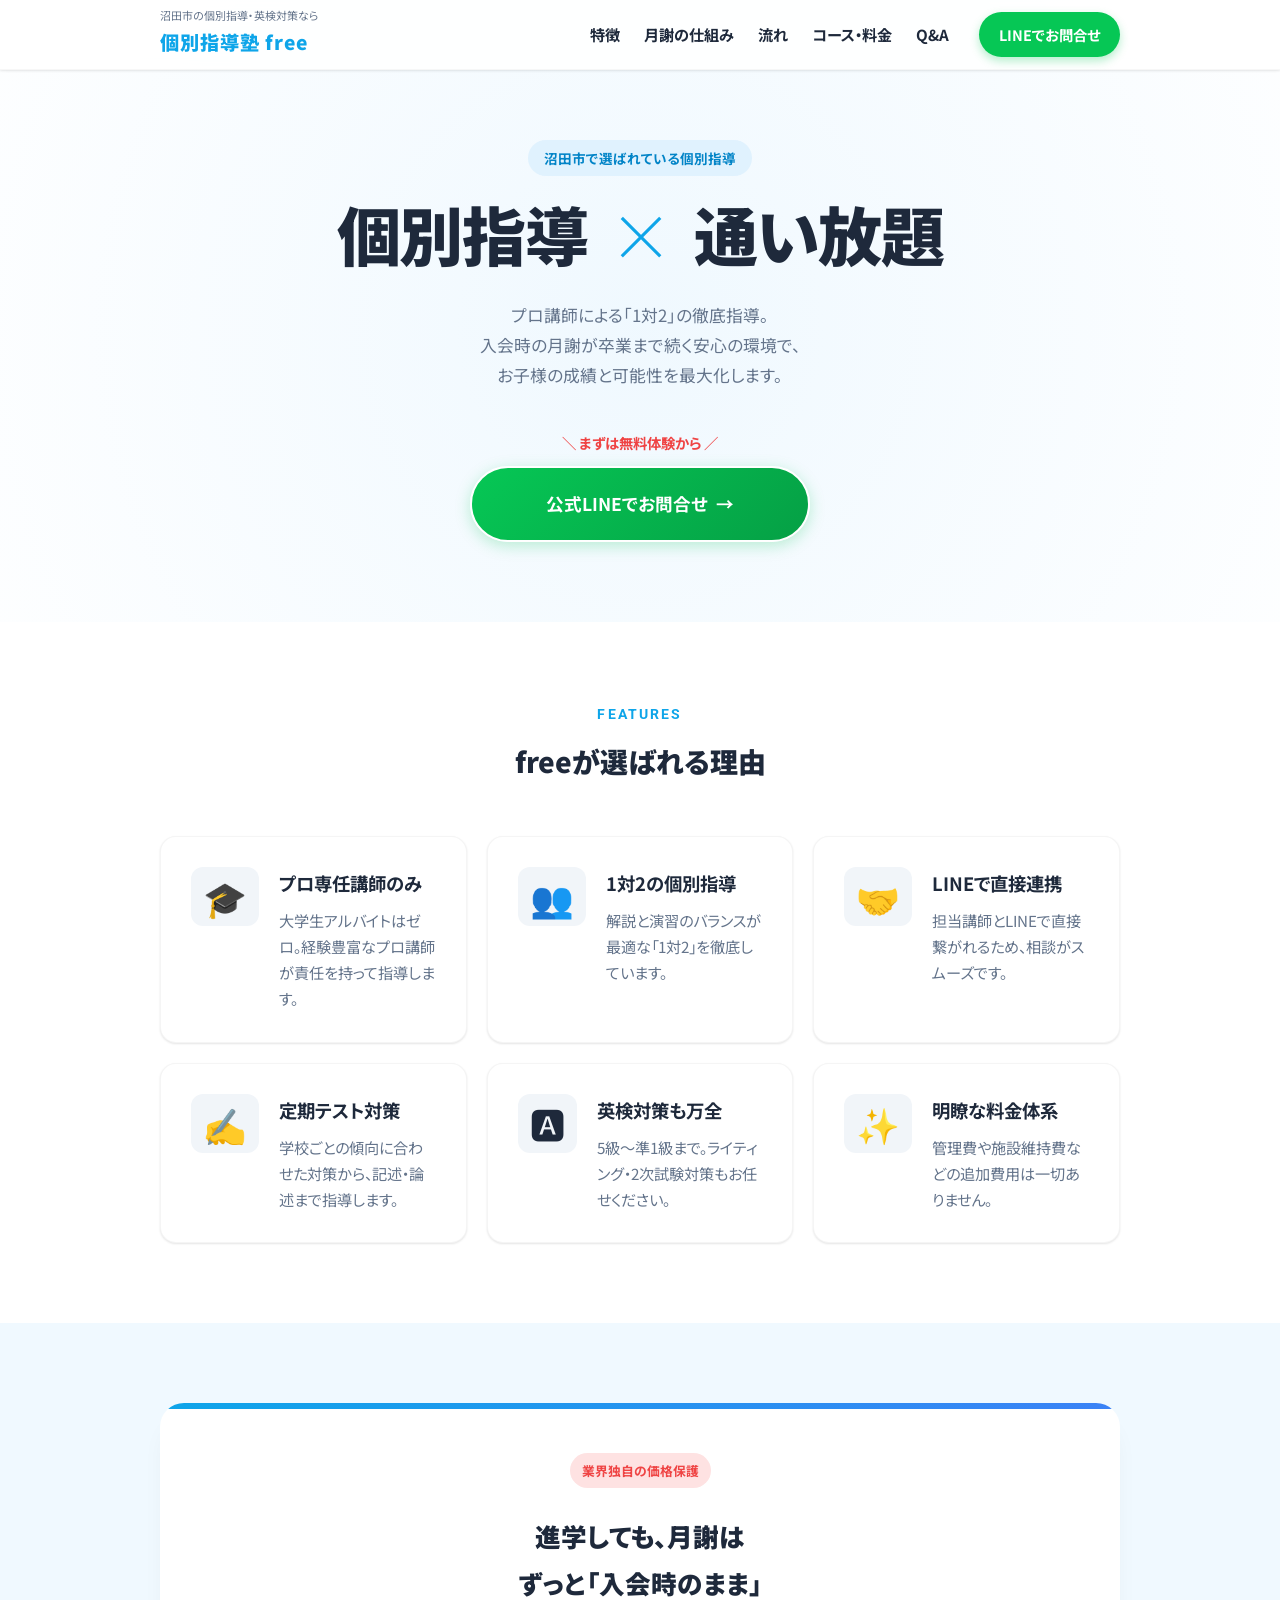
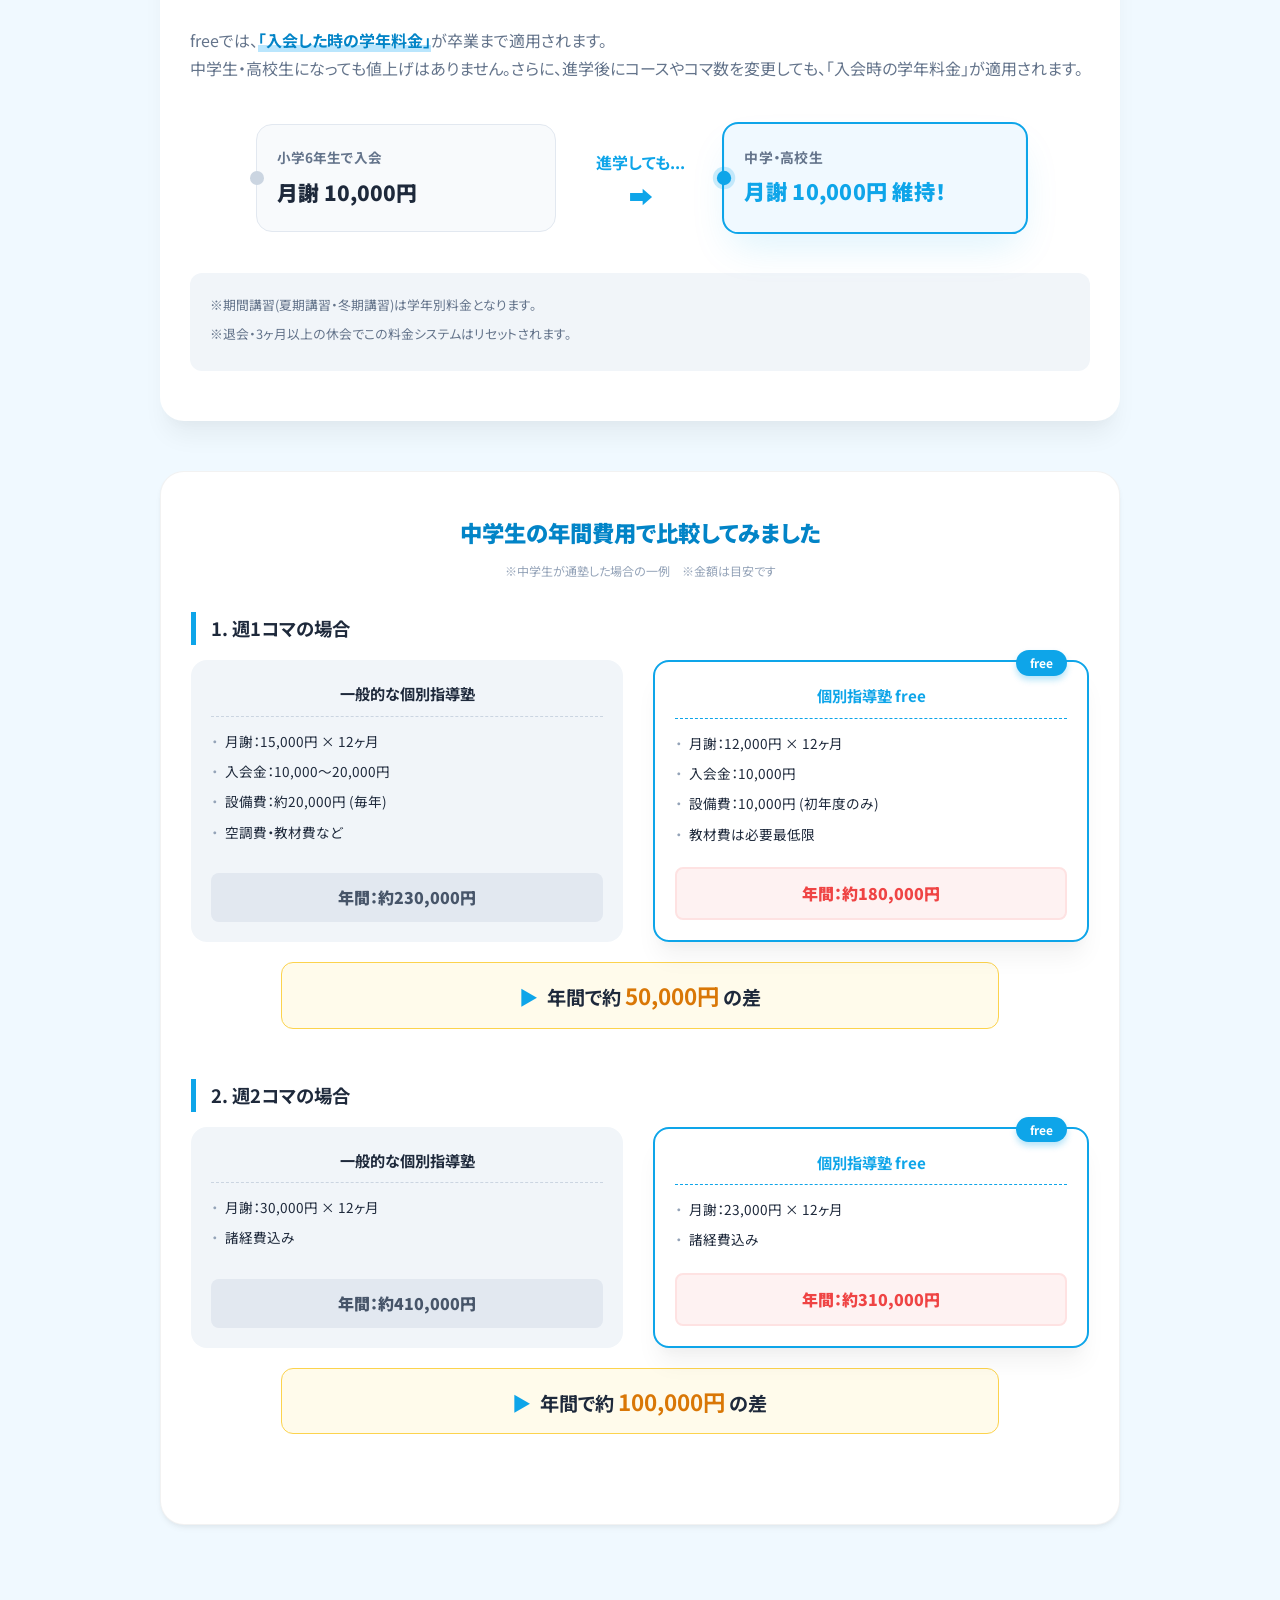
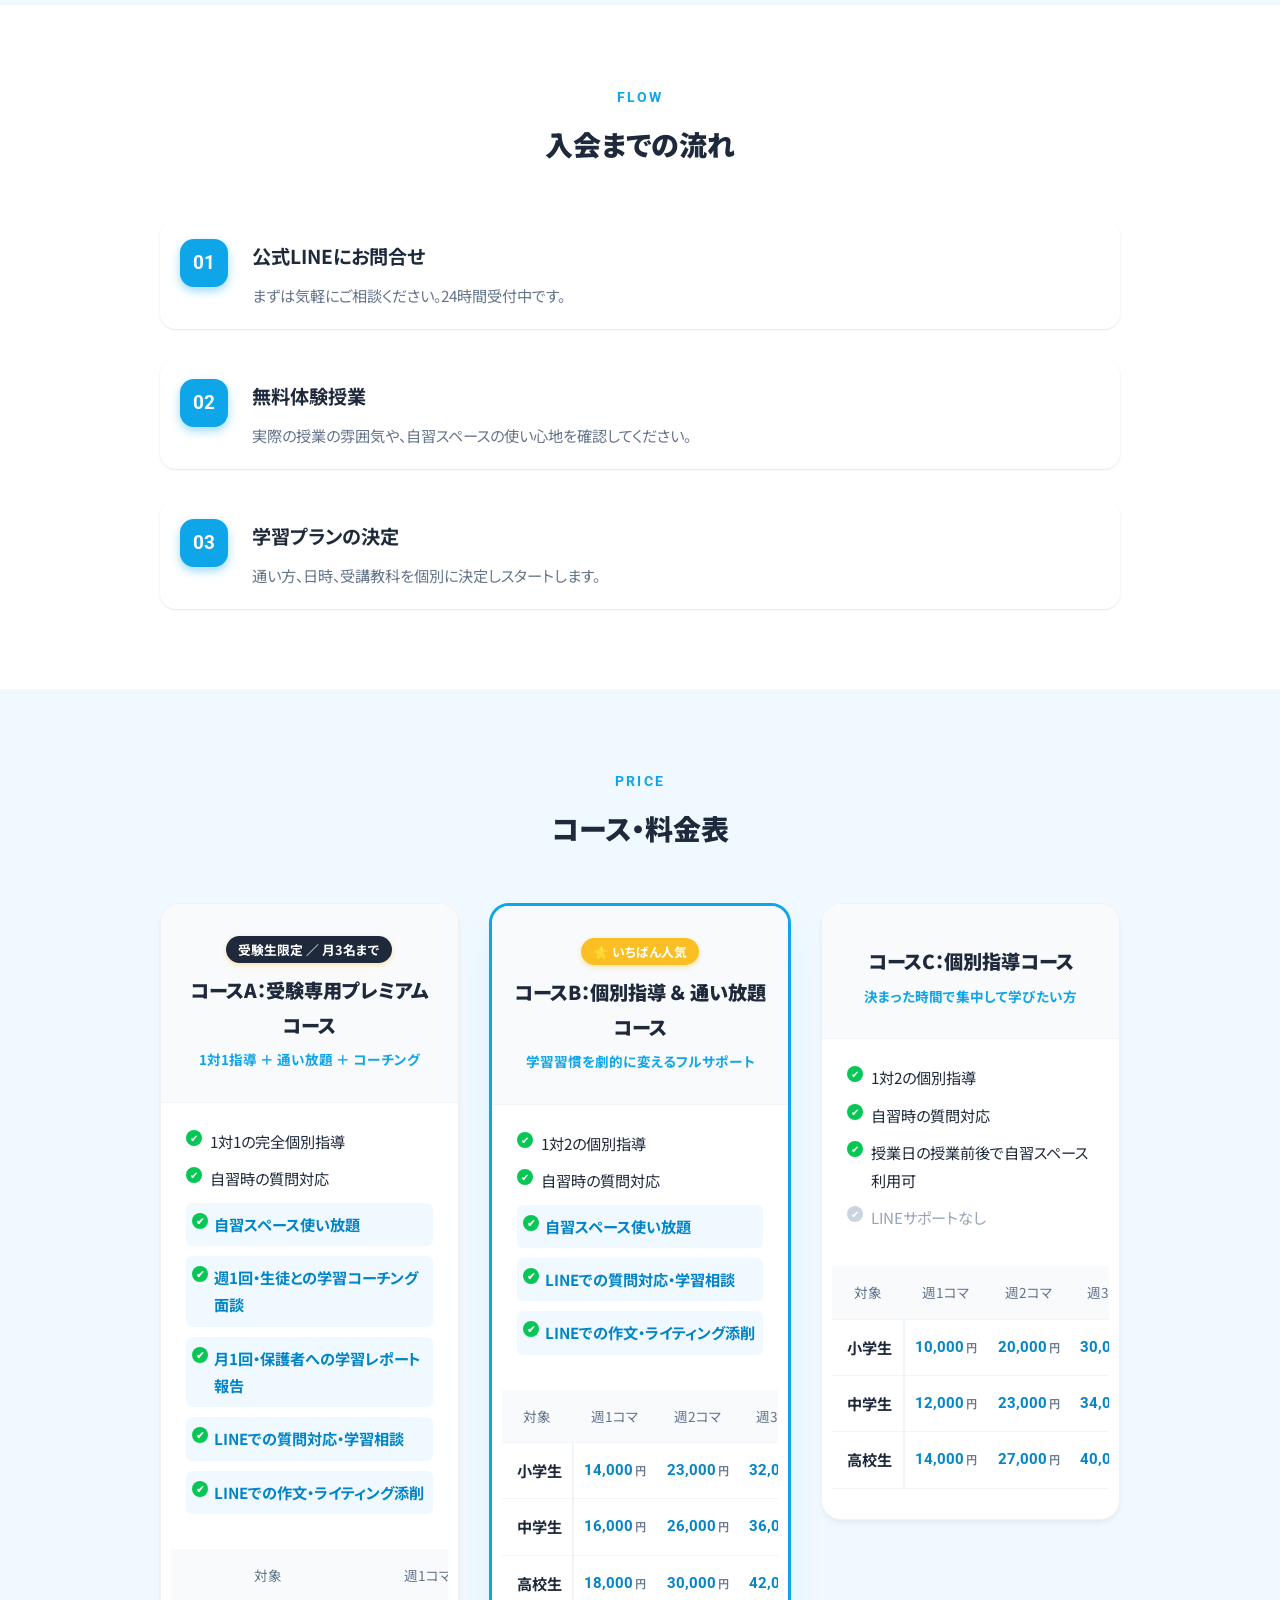
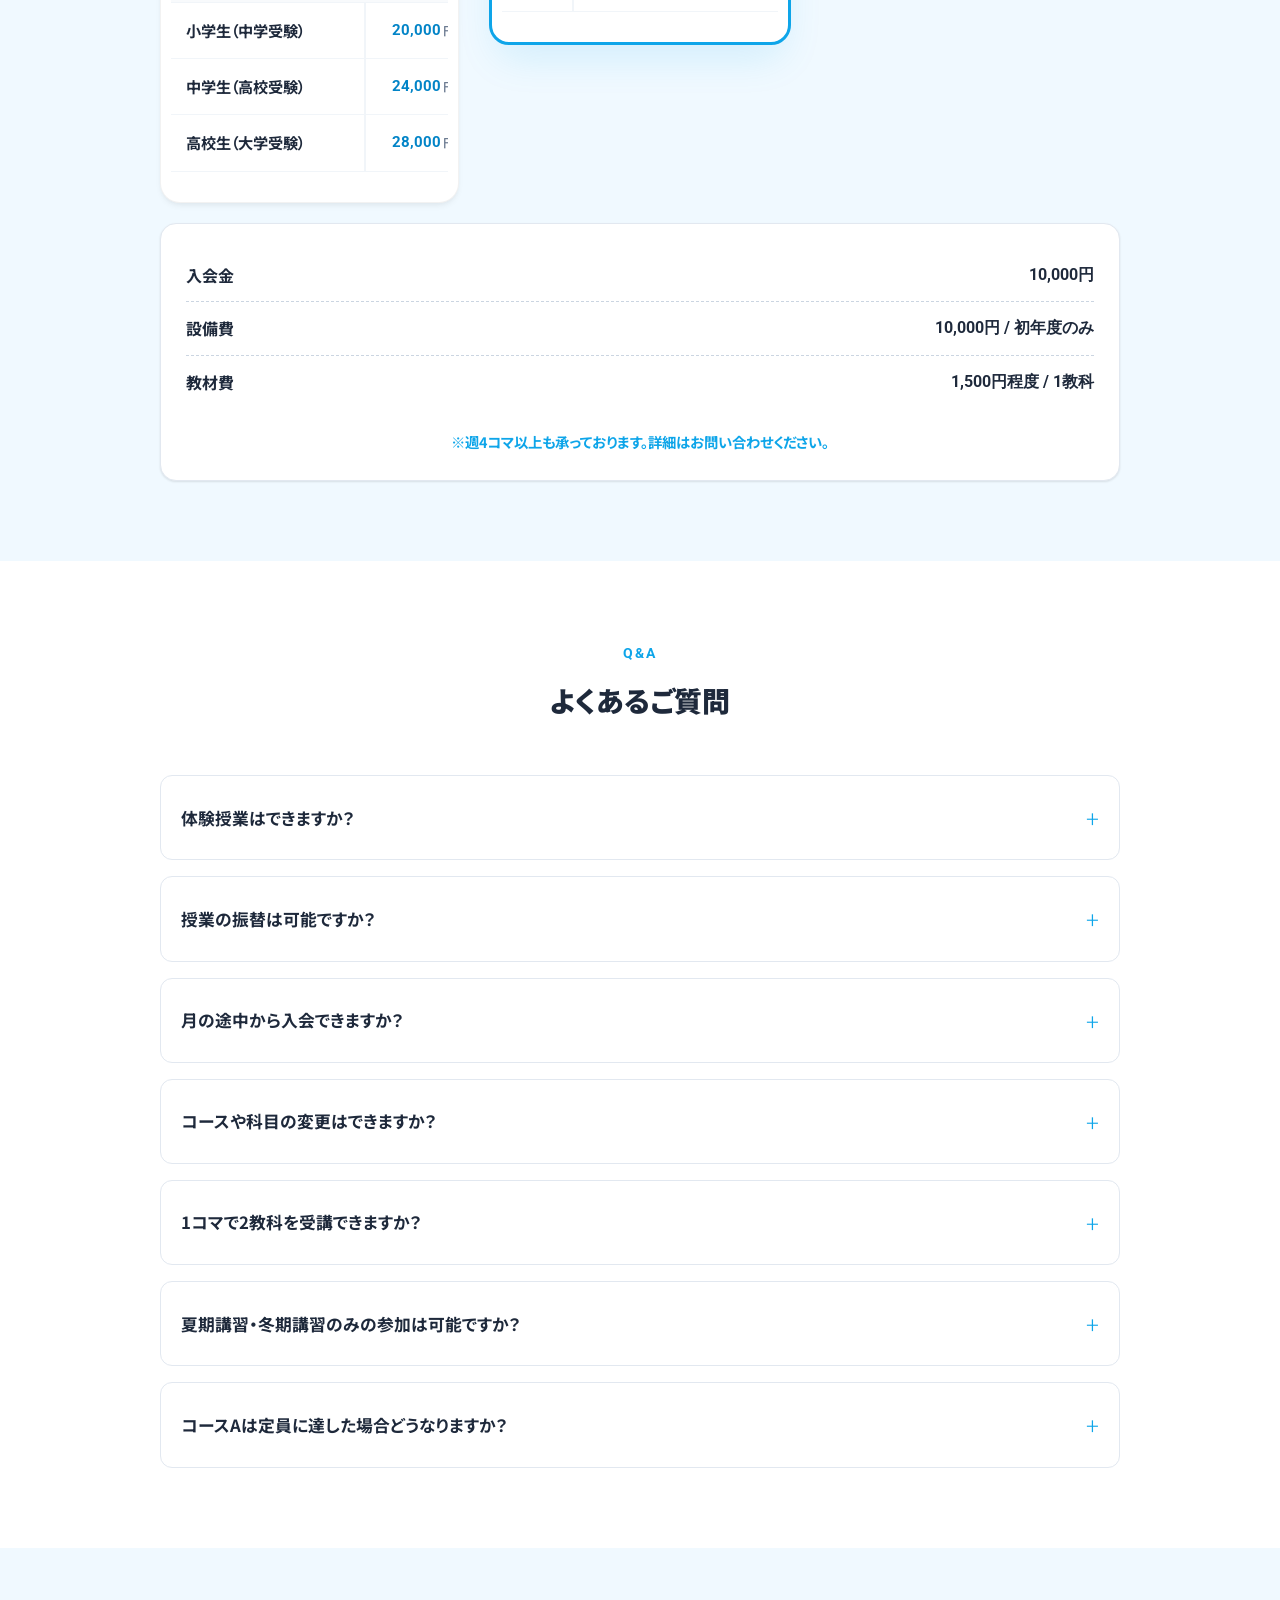
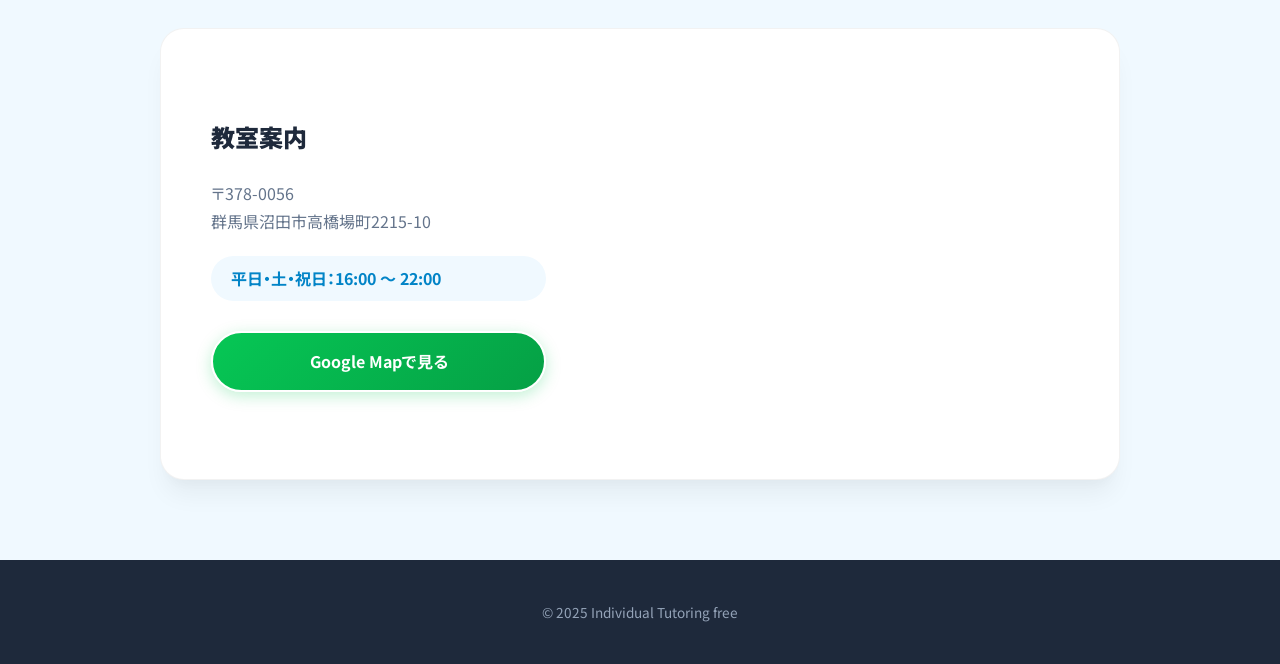
<file: index.html>
<!DOCTYPE html>
<html lang="ja">
<head>
    <meta charset="UTF-8">
    <meta name="viewport" content="width=device-width, initial-scale=1.0, maximum-scale=1.0, user-scalable=no">
    <title>沼田市の個別指導塾 free | プロ講師による1対2指導・通い放題</title>
    <meta name="description" content="群馬県沼田市の個別指導塾free。プロ専任講師による1対2の個別指導と続けやすい学習環境を提供。無料体験実施中！">
    <link rel="preconnect" href="https://fonts.googleapis.com">
    <link rel="preconnect" href="https://fonts.gstatic.com" crossorigin>
    <link href="https://fonts.googleapis.com/css2?family=Noto+Sans+JP:wght@400;500;700;900&family=Roboto:wght@500;700&display=swap" rel="stylesheet">
    <link rel="stylesheet" href="styles.css">
</head>
<body>
    <div class="scroll-progress" id="scrollProgress"></div>

    <header class="header js-header">
        <div class="container header-inner">
            <div class="logo">
                <a href="#" class="logo-link">
                    <span class="logo-sub">沼田市の個別指導・英検対策なら</span>
                    <div class="logo-main">個別指導塾 free</div>
                </a>
            </div>
            
            <nav class="nav-desktop">
                <ul>
                    <li><a href="#features" class="nav-link">特徴</a></li>
                    <li><a href="#tuition-rule" class="nav-link">月謝の仕組み</a></li>
                    <li><a href="#flow" class="nav-link">流れ</a></li>
                    <li><a href="#course" class="nav-link">コース・料金</a></li>
                    <li><a href="#faq" class="nav-link">Q&A</a></li>
                </ul>
                <a href="https://lin.ee/gJxUEir" class="btn-header" target="_blank">LINEでお問合せ</a>
            </nav>

            <button class="hamburger js-hamburger" aria-label="メニュー">
                <span class="bar"></span>
                <span class="bar"></span>
            </button>
        </div>
    </header>

    <div class="mobile-menu js-mobile-menu">
        <nav class="mobile-nav">
            <a href="#features" class="mobile-link"><span>01.</span> 塾の特徴</a>
            <a href="#tuition-rule" class="mobile-link"><span>02.</span> 月謝の仕組み</a>
            <a href="#flow" class="mobile-link"><span>03.</span> 入会までの流れ</a>
            <a href="#course" class="mobile-link"><span>04.</span> コース・料金</a>
            <a href="#faq" class="mobile-link"><span>05.</span> よくある質問</a>
        </nav>
        <div class="mobile-menu-cta">
            <a href="https://lin.ee/gJxUEir" class="btn-primary full-width" target="_blank">LINEで無料体験を予約</a>
        </div>
    </div>

    <main>
        <section class="hero">
            <div class="hero-bg-circle"></div>
            <div class="container hero-container">
                <div class="hero-content">
                    <span class="tag-label fade-up">沼田市で選ばれている個別指導</span>
                    <h2 class="hero-title fade-up delay-1">
                        個別指導 <span class="accent-x">×</span> 通い放題
                    </h2>
                    <p class="hero-text fade-up delay-2">
                        プロ講師による「1対2」の徹底指導。<br>
                        入会時の月謝が卒業まで続く安心の環境で、<br>
                        お子様の成績と可能性を最大化します。
                    </p>
                    <div class="hero-cta fade-up delay-3">
                        <p class="cta-micro">＼ まずは無料体験から ／</p>
                        <a href="https://lin.ee/gJxUEir" class="btn-primary large shadow-pulse" target="_blank">
                            公式LINEでお問合せ
                            <span class="arrow-icon">→</span>
                        </a>
                    </div>
                </div>
            </div>
        </section>

        <section id="features" class="section">
            <div class="container">
                <div class="section-header fade-in">
                    <span class="section-en">Features</span>
                    <h3 class="section-jp">freeが選ばれる理由</h3>
                </div>
                <div class="bento-grid stagger-trigger">
                    <div class="bento-item stagger-item">
                        <div class="icon-box">🎓</div>
                        <div class="bento-content">
                            <h4>プロ専任講師のみ</h4>
                            <p>大学生アルバイトはゼロ。経験豊富なプロ講師が責任を持って指導します。</p>
                        </div>
                    </div>
                    <div class="bento-item stagger-item">
                        <div class="icon-box">👥</div>
                        <div class="bento-content">
                            <h4>1対2の個別指導</h4>
                            <p>解説と演習のバランスが最適な「1対2」を徹底しています。</p>
                        </div>
                    </div>
                    <div class="bento-item stagger-item">
                        <div class="icon-box">🤝</div>
                        <div class="bento-content">
                            <h4>LINEで直接連携</h4>
                            <p>担当講師とLINEで直接繋がれるため、相談がスムーズです。</p>
                        </div>
                    </div>
                    <div class="bento-item stagger-item">
                        <div class="icon-box">✍️</div>
                        <div class="bento-content">
                            <h4>定期テスト対策</h4>
                            <p>学校ごとの傾向に合わせた対策から、記述・論述まで指導します。</p>
                        </div>
                    </div>
                    <div class="bento-item stagger-item">
                        <div class="icon-box">🅰️</div>
                        <div class="bento-content">
                            <h4>英検対策も万全</h4>
                            <p>5級〜準1級まで。ライティング・2次試験対策もお任せください。</p>
                        </div>
                    </div>
                    <div class="bento-item stagger-item">
                        <div class="icon-box">✨</div>
                        <div class="bento-content">
                            <h4>明瞭な料金体系</h4>
                            <p>管理費や施設維持費などの追加費用は一切ありません。</p>
                        </div>
                    </div>
                </div>
            </div>
        </section>

        <section id="tuition-rule" class="section bg-pale">
            <div class="container">
                <div class="rule-card fade-in">
                    <div class="rule-header">
                        <span class="badge-red">業界独自の価格保護</span>
                        <h3>進学しても、月謝は<br>ずっと「入会時のまま」</h3>
                        <p class="rule-lead">
                            freeでは、<strong>「入会した時の学年料金」</strong>が卒業まで適用されます。<br>
                            中学生・高校生になっても値上げはありません。さらに、進学後にコースやコマ数を変更しても、「入会時の学年料金」が適用されます。
                        </p>
                    </div>
                    
                    <div class="timeline-visual">
                        <div class="timeline-item">
                            <div class="tm-point start"></div>
                            <div class="tm-content">
                                <span class="tm-grade">小学6年生で入会</span>
                                <span class="tm-price">月謝 10,000円</span>
                            </div>
                        </div>
                        <div class="timeline-arrow-container">
                            <div class="timeline-label">進学しても...</div>
                            <div class="timeline-icon">⬇</div>
                        </div>
                        <div class="timeline-item highlight">
                            <div class="tm-point end"></div>
                            <div class="tm-content">
                                <span class="tm-grade">中学・高校生</span>
                                <span class="tm-price active">月謝 10,000円 維持！</span>
                            </div>
                        </div>
                    </div>

                    <div class="rule-notes">
                        <p class="note-text">※期間講習(夏期講習・冬期講習)は学年別料金となります。</p>
                        <p class="note-text">※退会・3ヶ月以上の休会でこの料金システムはリセットされます。</p>
                    </div>
                </div>

                <div class="comparison-area fade-in">
                    <div class="comparison-header">
                        <h3>中学生の年間費用で比較してみました</h3>
                        <p class="comp-note">※中学生が通塾した場合の一例　※金額は目安です</p>
                    </div>

                    <div class="comp-case">
                        <h4>1. 週1コマの場合</h4>
                        <div class="comp-flex">
                            <div class="comp-card general">
                                <h5 class="comp-card-title">一般的な個別指導塾</h5>
                                <ul class="comp-list">
                                    <li>月謝：15,000円 × 12ヶ月</li>
                                    <li>入会金：10,000〜20,000円</li>
                                    <li>設備費：約20,000円 (毎年)</li>
                                    <li>空調費・教材費など</li>
                                </ul>
                                <div class="comp-total">年間：約230,000円</div>
                            </div>
                            <div class="comp-card free">
                                <h5 class="comp-card-title">個別指導塾 free</h5>
                                <ul class="comp-list">
                                    <li>月謝：12,000円 × 12ヶ月</li>
                                    <li>入会金：10,000円</li>
                                    <li>設備費：10,000円 (初年度のみ)</li>
                                    <li>教材費は必要最低限</li>
                                </ul>
                                <div class="comp-total highlight">年間：約180,000円</div>
                            </div>
                        </div>
                        <div class="comp-diff">
                            <span class="diff-arrow">▶</span> 年間で約<strong>50,000円</strong>の差
                        </div>
                    </div>

                    <div class="comp-case">
                        <h4>2. 週2コマの場合</h4>
                        <div class="comp-flex">
                            <div class="comp-card general">
                                <h5 class="comp-card-title">一般的な個別指導塾</h5>
                                <ul class="comp-list">
                                    <li>月謝：30,000円 × 12ヶ月</li>
                                    <li>諸経費込み</li>
                                </ul>
                                <div class="comp-total">年間：約410,000円</div>
                            </div>
                            <div class="comp-card free">
                                <h5 class="comp-card-title">個別指導塾 free</h5>
                                <ul class="comp-list">
                                    <li>月謝：23,000円 × 12ヶ月</li>
                                    <li>諸経費込み</li>
                                </ul>
                                <div class="comp-total highlight">年間：約310,000円</div>
                            </div>
                        </div>
                        <div class="comp-diff">
                            <span class="diff-arrow">▶</span> 年間で約<strong>100,000円</strong>の差
                        </div>
                    </div>
                </div>

            </div>
        </section>

        <section id="flow" class="section">
            <div class="container">
                <div class="section-header fade-in">
                    <span class="section-en">Flow</span>
                    <h3 class="section-jp">入会までの流れ</h3>
                </div>
                <div class="step-list stagger-trigger">
                    <div class="step-item stagger-item">
                        <div class="step-num">01</div>
                        <div class="step-body">
                            <h4>公式LINEにお問合せ</h4>
                            <p>まずは気軽にご相談ください。24時間受付中です。</p>
                        </div>
                    </div>
                    <div class="step-item stagger-item">
                        <div class="step-num">02</div>
                        <div class="step-body">
                            <h4>無料体験授業</h4>
                            <p>実際の授業の雰囲気や、自習スペースの使い心地を確認してください。</p>
                        </div>
                    </div>
                    <div class="step-item stagger-item">
                        <div class="step-num">03</div>
                        <div class="step-body">
                            <h4>学習プランの決定</h4>
                            <p>通い方、日時、受講教科を個別に決定しスタートします。</p>
                        </div>
                    </div>
                </div>
            </div>
        </section>

        <section id="course" class="section bg-pale">
            <div class="container">
                <div class="section-header fade-in">
                    <span class="section-en">Price</span>
                    <h3 class="section-jp">コース・料金表</h3>
                </div>

                <div class="pricing-wrapper stagger-trigger">

                    <!-- コースA：プレミアム（デコイ） -->
                    <div class="price-card stagger-item">
                        <div class="pc-header">
                            <span class="pc-badge" style="background: #1e293b;">受験生限定 ／ 月3名まで</span>
                            <h4>コースA：受験専用プレミアムコース</h4>
                            <p class="pc-desc">1対1指導 ＋ 通い放題 ＋ コーチング</p>
                        </div>
                        <div class="pc-features">
                            <ul>
                                <li class="text-black">1対1の完全個別指導</li>
                                <li class="text-black">自習時の質問対応</li>
                                <li class="text-blue">自習スペース使い放題</li>
                                <li class="text-blue">週1回・生徒との学習コーチング面談</li>
                                <li class="text-blue">月1回・保護者への学習レポート報告</li>
                                <li class="text-blue">LINEでの質問対応・学習相談</li>
                                <li class="text-blue">LINEでの作文・ライティング添削</li>
                            </ul>
                        </div>
                        <div class="table-container">
                            <table class="clean-table">
                                <thead>
                                    <tr><th>対象</th><th>週1コマ</th></tr>
                                </thead>
                                <tbody>
                                    <tr><th>小学生（中学受験）</th><td>20,000<span class="yen">円〜</span></td></tr>
                                    <tr><th>中学生（高校受験）</th><td>24,000<span class="yen">円〜</span></td></tr>
                                    <tr><th>高校生（大学受験）</th><td>28,000<span class="yen">円〜</span></td></tr>
                                </tbody>
                            </table>
                        </div>

                    </div>

                    <!-- コースB：個別指導 ＆ 通い放題（旧コースA・メイン） -->
                    <div class="price-card recommended stagger-item">
                        <div class="pc-header">
                            <span class="pc-badge">⭐ いちばん人気</span>
                            <h4>コースB：個別指導 ＆ 通い放題コース</h4>
                            <p class="pc-desc">学習習慣を劇的に変えるフルサポート</p>
                        </div>
                        <div class="pc-features">
                            <ul>
                                <li class="text-black">1対2の個別指導</li>
                                <li class="text-black">自習時の質問対応</li>
                                <li class="text-blue">自習スペース使い放題</li>
                                <li class="text-blue">LINEでの質問対応・学習相談</li>
                                <li class="text-blue">LINEでの作文・ライティング添削</li>
                            </ul>
                        </div>
                        <div class="table-container">
                            <table class="clean-table">
                                <thead>
                                    <tr><th>対象</th><th>週1コマ</th><th>週2コマ</th><th>週3コマ</th></tr>
                                </thead>
                                <tbody>
                                    <tr><th>小学生</th><td>14,000<span class="yen">円</span></td><td>23,000<span class="yen">円</span></td><td>32,000<span class="yen">円</span></td></tr>
                                    <tr><th>中学生</th><td>16,000<span class="yen">円</span></td><td>26,000<span class="yen">円</span></td><td>36,000<span class="yen">円</span></td></tr>
                                    <tr><th>高校生</th><td>18,000<span class="yen">円</span></td><td>30,000<span class="yen">円</span></td><td>42,000<span class="yen">円</span></td></tr>
                                </tbody>
                            </table>
                        </div>
                    </div>

                    <!-- コースC：個別指導コース（旧コースB） -->
                    <div class="price-card stagger-item">
                        <div class="pc-header">
                            <h4>コースC：個別指導コース</h4>
                            <p class="pc-desc">決まった時間で集中して学びたい方</p>
                        </div>
                        <div class="pc-features">
                            <ul>
                                <li class="text-black">1対2の個別指導</li>
                                <li class="text-black">自習時の質問対応</li>
                                <li class="text-black">授業日の授業前後で自習スペース利用可</li>
                                <li class="mute">LINEサポートなし</li>
                            </ul>
                        </div>
                        <div class="table-container">
                            <table class="clean-table">
                                <thead>
                                    <tr><th>対象</th><th>週1コマ</th><th>週2コマ</th><th>週3コマ</th></tr>
                                </thead>
                                <tbody>
                                    <tr><th>小学生</th><td>10,000<span class="yen">円</span></td><td>20,000<span class="yen">円</span></td><td>30,000<span class="yen">円</span></td></tr>
                                    <tr><th>中学生</th><td>12,000<span class="yen">円</span></td><td>23,000<span class="yen">円</span></td><td>34,000<span class="yen">円</span></td></tr>
                                    <tr><th>高校生</th><td>14,000<span class="yen">円</span></td><td>27,000<span class="yen">円</span></td><td>40,000<span class="yen">円</span></td></tr>
                                </tbody>
                            </table>
                        </div>
                    </div>

                </div>

                <div class="fees-simple fade-in">
                    <dl>
                        <div class="fee-row">
                            <dt>入会金</dt>
                            <dd>10,000円</dd>
                        </div>
                        <div class="fee-row">
                            <dt>設備費</dt>
                            <dd>10,000円 <span class="small">/ 初年度のみ</span></dd>
                        </div>
                        <div class="fee-row">
                            <dt>教材費</dt>
                            <dd>1,500円程度 <span class="small">/ 1教科</span></dd>
                        </div>
                    </dl>
                    <p class="fee-note-bottom">※週4コマ以上も承っております。詳細はお問い合わせください。</p>
                </div>
            </div>
        </section>

        <section id="faq" class="section">
            <div class="container">
                <div class="section-header fade-in">
                    <span class="section-en">Q&A</span>
                    <h3 class="section-jp">よくあるご質問</h3>
                </div>
                <div class="faq-grid stagger-trigger">
                    <details class="faq-details stagger-item">
                        <summary>体験授業はできますか？ <span class="icon">+</span></summary>
                        <div class="faq-answer">はい、1コマ（60分）の無料体験が可能です。公式LINEからお気軽にお問合せください。</div>
                    </details>
                    <details class="faq-details stagger-item">
                        <summary>授業の振替は可能ですか？ <span class="icon">+</span></summary>
                        <div class="faq-answer">事前欠席のご連絡をいただいた場合は振替可能です（有効期間は前後1ヶ月）。当日欠席は振替不可となります。</div>
                    </details>
                    <details class="faq-details stagger-item">
                        <summary>月の途中から入会できますか？ <span class="icon">+</span></summary>
                        <div class="faq-answer">はい、可能です。初月分は日割り計算となりますので、思い立った時にいつでもスタートしていただけます。</div>
                    </details>
                    <details class="faq-details stagger-item">
                        <summary>コースや科目の変更はできますか？ <span class="icon">+</span></summary>
                        <div class="faq-answer">可能です。翌月からの変更を基本としております。詳細は公式LINEでご相談ください。</div>
                    </details>
                    <details class="faq-details stagger-item">
                        <summary>1コマで2教科を受講できますか？ <span class="icon">+</span></summary>
                        <div class="faq-answer">可能ですが、あまりオススメしません。複数教科を希望の場合は週2コマ以上をオススメしています。</div>
                    </details>
                    <details class="faq-details stagger-item">
                        <summary>夏期講習・冬期講習のみの参加は可能ですか？ <span class="icon">+</span></summary>
                        <div class="faq-answer">はい、可能です。外部生料金となりますので詳細はお問合せください。</div>
                    </details>
                    <details class="faq-details stagger-item">
                        <summary>コースAは定員に達した場合どうなりますか？ <span class="icon">+</span></summary>
                        <div class="faq-answer">定員（月3名）に達した場合はウェイティングリストへのご登録となります。空き次第、公式LINEにてご連絡いたします。</div>
                    </details>
                </div>
            </div>
        </section>

        <section class="section access-section bg-pale">
            <div class="container">
                <div class="access-card fade-in">
                    <div class="access-text">
                        <h3>教室案内</h3>
                        <address>
                            〒378-0056<br>
                            群馬県沼田市高橋場町2215-10
                        </address>
                        <p class="hours">平日・土・祝日：16:00 〜 22:00</p>
                        <a href="https://maps.google.com/maps?q=群馬県沼田市高橋場町2215-10" class="btn-primary full-width" target="_blank">Google Mapで見る</a>
                    </div>
                    <div class="access-map">
                        <iframe src="https://maps.google.com/maps?q=群馬県沼田市高橋場町2215-10&t=&z=15&ie=UTF8&iwloc=&output=embed" width="100%" height="100%" style="border:0;" allowfullscreen="" loading="lazy"></iframe>
                    </div>
                </div>
            </div>
        </section>
    </main>

    <footer class="footer">
        <div class="container">
            <p class="copyright">© 2025 Individual Tutoring free</p>
        </div>
    </footer>

    <div class="mobile-bottom-bar">
        <a href="https://lin.ee/gJxUEir" class="bar-btn" target="_blank">
            <span class="bar-sub">＼ 無料体験受付中 ／</span>
            <span class="bar-main">LINEでお問合せ</span>
        </a>
    </div>

    <script>
        document.addEventListener('DOMContentLoaded', () => {
            document.body.classList.add('js-active');

            // プログレスバー
            window.addEventListener('scroll', () => {
                let winScroll = document.body.scrollTop || document.documentElement.scrollTop;
                let height = document.documentElement.scrollHeight - document.documentElement.clientHeight;
                let scrolled = height > 0 ? (winScroll / height) * 100 : 0;
                const bar = document.getElementById("scrollProgress");
                if(bar) bar.style.width = scrolled + "%";
            });

            // ハンバーガーメニュー
            const hamburger = document.querySelector('.js-hamburger');
            const mobileMenu = document.querySelector('.js-mobile-menu');
            const mobileLinks = document.querySelectorAll('.mobile-link');

            if (hamburger && mobileMenu) {
                hamburger.addEventListener('click', () => {
                    hamburger.classList.toggle('active');
                    mobileMenu.classList.toggle('active');
                    document.body.classList.toggle('no-scroll');
                });

                mobileLinks.forEach(link => {
                    link.addEventListener('click', () => {
                        hamburger.classList.remove('active');
                        mobileMenu.classList.remove('active');
                        document.body.classList.remove('no-scroll');
                    });
                });
            }

            // IntersectionObserverによるアニメーション
            const observerOptions = {
                root: null,
                rootMargin: '0px 0px -100px 0px',
                threshold: 0.1
            };

            const observer = new IntersectionObserver((entries) => {
                entries.forEach(entry => {
                    if (entry.isIntersecting) {
                        entry.target.classList.add('visible');
                        
                        if (entry.target.classList.contains('stagger-trigger')) {
                            const items = entry.target.querySelectorAll('.stagger-item');
                            items.forEach((item, index) => {
                                setTimeout(() => {
                                    item.classList.add('visible');
                                }, index * 100);
                            });
                        }
                    }
                });
            }, observerOptions);

            document.querySelectorAll('.fade-in, .fade-up, .stagger-trigger, .stagger-item').forEach(el => observer.observe(el));
        });
    </script>
</body>
</html>
</file>
<file: styles.css>
/* --- Base & Variables (Modern White Theme) --- */
:root {
    /* メインカラー：信頼感のある鮮やかなブルー */
    --primary: #0ea5e9;       /* Sky Blue 500 */
    --primary-dark: #0284c7;  /* Sky Blue 600 */
    --accent: #38bdf8;        /* Sky Blue 400 */
    
    /* LINE色は維持 */
    --line-color: #06C755;
    
    /* テキストカラー：可読性の高いダークネイビー・グレー */
    --text-main: #1e293b;     /* Slate 800 - 完全な黒より目に優しい */
    --text-sub: #64748b;      /* Slate 500 */
    --text-white: #ffffff;
    
    /* 背景色：白・オフホワイトベース */
    --bg-body: #ffffff;       
    --bg-pale: #f0f9ff;       /* 極めて薄いブルーグレー（セクション背景用） */
    --bg-card: #ffffff;       
    --bg-footer: #1e293b;     /* フッターのみ引き締め色のダーク */
    
    --radius: 16px;           /* より丸みを持たせて親しみやすく */
    
    /* 影：白背景に映える柔らかく拡散する影 */
    --shadow-sm: 0 1px 3px rgba(0,0,0,0.05), 0 1px 2px rgba(0,0,0,0.06);
    --shadow-md: 0 4px 6px -1px rgba(0,0,0,0.05), 0 2px 4px -1px rgba(0,0,0,0.03);
    --shadow-lg: 0 20px 25px -5px rgba(0,0,0,0.05), 0 10px 10px -5px rgba(0,0,0,0.02);
    --shadow-float: 0 20px 40px -10px rgba(14, 165, 233, 0.15); /* 浮き上がるような影 */
    
    --font-jp: 'Noto Sans JP', sans-serif;
    --font-en: 'Roboto', sans-serif;
}

* { box-sizing: border-box; margin: 0; padding: 0; }
html { scroll-behavior: smooth; font-size: 16px; }
body {
    font-family: var(--font-jp);
    color: var(--text-main);
    background: var(--bg-body);
    line-height: 1.8;
    font-feature-settings: "palt";
    -webkit-font-smoothing: antialiased;
    overflow-x: hidden;
    padding-bottom: 0;
}

a { text-decoration: none; color: inherit; transition: all 0.3s ease; }
ul { list-style: none; }
.container { width: 100%; max-width: 1000px; margin: 0 auto; padding: 0 20px; }
.section { padding: 80px 0; }
.bg-pale { background-color: var(--bg-pale); }

/* --- Scroll Progress --- */
.scroll-progress {
    position: fixed; top: 0; left: 0; height: 3px; background: var(--primary);
    width: 0%; z-index: 2000; transition: width 0.1s;
}

/* --- Header & Nav --- */
.header {
    position: fixed; top: 0; width: 100%; z-index: 1000;
    background: rgba(255, 255, 255, 0.85);
    backdrop-filter: blur(12px);
    border-bottom: 1px solid rgba(0,0,0,0.03);
    height: 70px; display: flex; align-items: center;
    box-shadow: var(--shadow-sm);
}
.header-inner { display: flex; justify-content: space-between; align-items: center; width: 100%; }
.logo-sub { font-size: 11px; color: var(--text-sub); display: block; line-height: 1; margin-bottom: 4px; }
.logo-main { font-size: 1.2rem; font-weight: 900; color: var(--primary); letter-spacing: 0.05em; }

.nav-desktop { display: none; }

/* Hamburger */
.hamburger {
    width: 44px; height: 44px; display: flex; flex-direction: column; 
    justify-content: center; align-items: center; gap: 6px;
    background: none; border: none; cursor: pointer;
}
.bar { width: 24px; height: 2px; background: var(--text-main); transition: 0.3s; border-radius: 2px; }
.hamburger.active .bar:nth-child(1) { transform: rotate(45deg) translate(5px, 6px); }
.hamburger.active .bar:nth-child(2) { transform: rotate(-45deg) translate(5px, -6px); }

/* Mobile Menu */
.mobile-menu {
    position: fixed; top: 70px; left: 0; width: 100%; height: calc(100vh - 70px);
    background: var(--bg-body); z-index: 999;
    transform: translateX(100%); transition: transform 0.4s cubic-bezier(0.16, 1, 0.3, 1);
    display: flex; flex-direction: column; padding: 20px;
}
.mobile-menu.active { transform: translateX(0); }
.mobile-link {
    font-size: 1.1rem; font-weight: 700; padding: 20px 0; border-bottom: 1px solid rgba(0,0,0,0.05);
    display: block; color: var(--text-main);
}
.mobile-link span { color: var(--primary); font-family: var(--font-en); margin-right: 10px; font-weight: 500; }
.mobile-menu-cta { margin-top: auto; padding-bottom: 40px; }

/* --- Components --- */
.btn-primary {
    background: linear-gradient(135deg, var(--line-color), #05a045); 
    color: white;
    font-weight: 700; border-radius: 50px; padding: 14px 28px;
    display: inline-flex; align-items: center; justify-content: center;
    box-shadow: 0 4px 15px rgba(6, 199, 85, 0.25);
    font-size: 1rem;
    transition: transform 0.2s, box-shadow 0.2s;
    border: 2px solid white;
}
.btn-primary:hover {
    transform: translateY(-2px);
    box-shadow: 0 8px 20px rgba(6, 199, 85, 0.35);
}
.btn-primary.large { width: 100%; max-width: 340px; padding: 20px; font-size: 1.1rem; }
.btn-primary:active { transform: scale(0.98); }
.full-width { width: 100%; }

.tag-label { 
    display: inline-block; 
    background: #e0f2fe;
    color: var(--primary-dark); 
    font-size: 0.85rem; padding: 6px 16px; border-radius: 50px; font-weight: 700; margin-bottom: 16px;
}

/* --- Hero Section --- */
.hero { 
    padding-top: 140px; padding-bottom: 80px; text-align: center; 
    position: relative; overflow: hidden; 
}
.hero-bg-circle {
    position: absolute; top: -50%; left: 50%; transform: translateX(-50%);
    width: 150vw; height: 100vw;
    background: radial-gradient(circle, rgba(224, 242, 254, 0.5) 0%, rgba(255, 255, 255, 0) 70%);
    z-index: -1; pointer-events: none;
}

.hero-title {
    font-size: clamp(1.1rem, 6vw, 2.4rem); 
    white-space: nowrap;
    line-height: 1.3; 
    font-weight: 900; 
    margin-bottom: 24px;
    color: var(--text-main);
    letter-spacing: -0.02em;
}

.accent-x { color: var(--primary); font-weight: 300; margin: 0 8px; }
.hero-text { font-size: 1.05rem; color: var(--text-sub); margin-bottom: 40px; }
.cta-micro { font-size: 0.9rem; font-weight: 700; color: #ef4444; margin-bottom: 10px; } 
.arrow-icon { margin-left: 8px; transition: transform 0.3s; }
.btn-primary:hover .arrow-icon { transform: translateX(5px); }

/* --- Features (Bento Grid) --- */
.section-header { margin-bottom: 50px; text-align: center; }
.section-en { 
    font-family: var(--font-en); font-weight: 700; color: var(--primary); 
    letter-spacing: 0.15em; font-size: 0.9rem; text-transform: uppercase; display: block; margin-bottom: 8px;
}
.section-jp { font-size: 1.75rem; font-weight: 900; color: var(--text-main); }

.bento-grid { display: grid; grid-template-columns: 1fr; gap: 20px; }
.bento-item {
    background: var(--bg-card); 
    border: 1px solid rgba(0,0,0,0.04);
    border-radius: var(--radius);
    padding: 30px; display: flex; align-items: flex-start; gap: 20px;
    box-shadow: var(--shadow-sm);
    transition: transform 0.3s ease, box-shadow 0.3s ease;
}
.bento-item:hover {
    transform: translateY(-5px);
    box-shadow: var(--shadow-lg);
}
.icon-box { font-size: 2.2rem; line-height: 1; flex-shrink: 0; background: #f1f5f9; padding: 12px; border-radius: 12px; }
.bento-content h4 { font-size: 1.15rem; font-weight: 700; margin-bottom: 8px; color: var(--text-main); }
.bento-content p { font-size: 0.95rem; color: var(--text-sub); line-height: 1.7; }

/* --- Tuition Rule (Timeline) --- */
.rule-card {
    background: var(--bg-card); padding: 50px 30px; border-radius: 24px;
    box-shadow: var(--shadow-lg); text-align: center;
    margin-bottom: 50px; position: relative; overflow: hidden;
}
.rule-card::before {
    content: ""; position: absolute; top: 0; left: 0; right: 0; height: 6px;
    background: linear-gradient(90deg, var(--primary), #3b82f6);
}

.badge-red { background: #fee2e2; color: #ef4444; font-size: 0.8rem; padding: 6px 12px; border-radius: 50px; font-weight: 700; vertical-align: middle; display: inline-block; margin-bottom: 10px; }
.rule-header h3 { font-size: 1.6rem; margin: 15px 0 20px; font-weight: 900; color: var(--text-main); }
.rule-lead { font-size: 1rem; text-align: left; margin-bottom: 40px; color: var(--text-sub); }
.rule-lead strong { color: var(--primary-dark); background: linear-gradient(transparent 70%, #bae6fd 70%); }

.timeline-visual { margin: 40px 0; display: flex; flex-direction: column; align-items: center; gap: 20px; position: relative; }
.timeline-item {
    width: 100%; border: 1px solid #e2e8f0;
    border-radius: 16px; padding: 20px;
    position: relative; text-align: left; background: #f8fafc;
    transition: transform 0.3s;
}
.timeline-item.highlight { 
    border: 2px solid var(--primary); 
    background: #f0f9ff;
    box-shadow: var(--shadow-float);
    transform: scale(1.02);
}
.tm-point { width: 14px; height: 14px; border-radius: 50%; position: absolute; left: -7px; top: 50%; transform: translateY(-50%); }
.tm-point.start { background: #cbd5e1; }
.tm-point.end { background: var(--primary); box-shadow: 0 0 0 4px rgba(14, 165, 233, 0.2); }

.tm-grade { font-size: 0.85rem; color: var(--text-sub); display: block; margin-bottom: 4px; font-weight: 700; }
.tm-price { font-size: 1.3rem; font-weight: 900; color: var(--text-main); }
.tm-price.active { color: var(--primary); }

.timeline-arrow-container {
    display: flex; flex-direction: column; align-items: center; justify-content: center;
    color: var(--primary); font-weight: 700;
}
.timeline-label { margin-bottom: 5px; font-size: 0.85rem; }
.timeline-icon { font-size: 1.5rem; line-height: 1; }

.rule-notes { text-align: left; margin-top: 30px; background: #f1f5f9; padding: 20px; border-radius: 12px; }
.note-text { font-size: 0.8rem; color: #64748b; margin-bottom: 6px; }

/* --- Cost Comparison Infographic --- */
.comparison-area {
    background: var(--bg-card); border-radius: 24px; padding: 40px 30px;
    box-shadow: var(--shadow-md); 
    border: 1px solid rgba(0,0,0,0.05);
}
.comparison-header { text-align: center; margin-bottom: 30px; }
.comparison-header h3 { font-size: 1.4rem; font-weight: 900; color: var(--primary-dark); margin-bottom: 8px; }
.comp-note { font-size: 0.75rem; color: #94a3b8; }

.comp-case { margin-bottom: 50px; }
.comp-case h4 { 
    font-size: 1.15rem; font-weight: 700; margin-bottom: 15px; 
    border-left: 5px solid var(--primary); padding-left: 15px; 
    color: var(--text-main);
}

.comp-flex { display: flex; flex-direction: column; gap: 15px; }
.comp-card {
    border-radius: 16px; padding: 20px; flex: 1;
    display: flex; flex-direction: column;
}
.comp-card.general { 
    background: #f1f5f9; 
    color: #64748b;
}
.comp-card.free { 
    background: #ffffff; 
    border: 2px solid var(--primary); 
    position: relative; 
    box-shadow: var(--shadow-lg);
}
.comp-card.free::after { 
    content: "free"; position: absolute; top: -12px; right: 20px; 
    background: var(--primary); color: white; 
    padding: 2px 14px; border-radius: 20px; font-size: 0.75rem; font-weight: bold; 
    box-shadow: 0 4px 6px rgba(14, 165, 233, 0.3);
}

.comp-card-title { 
    font-size: 0.95rem; font-weight: 700; text-align: center; margin-bottom: 12px; 
    padding-bottom: 8px; border-bottom: 1px dashed #cbd5e1; 
    color: var(--text-main); 
}
.comp-card.free .comp-card-title { color: var(--primary); border-bottom-color: var(--primary); }

.comp-list { font-size: 0.85rem; margin-bottom: 15px; flex-grow: 1; padding: 0; color: var(--text-main); }
.comp-list li { margin-bottom: 6px; position: relative; padding-left: 1em; }
.comp-list li::before { content: "・"; position: absolute; left: 0; color: #94a3b8; }

.comp-total { 
    font-weight: 900; text-align: center; 
    background: #e2e8f0; color: #475569;
    padding: 10px; border-radius: 8px; font-size: 1rem; 
}
.comp-card.free .comp-total { 
    color: #ef4444; 
    border: 2px solid #fee2e2; 
    background: #fef2f2;
}

.comp-diff {
    text-align: center; margin-top: 15px; font-weight: 700; color: var(--text-main); font-size: 1.05rem;
    background: #fffbeb;
    padding: 12px; border-radius: 12px; border: 1px solid #fcd34d;
}
.comp-diff strong { color: #d97706; font-size: 1.4rem; margin: 0 4px; }
.diff-arrow { color: var(--primary); margin-right: 5px; }

/* --- Flow (Steps) --- */
.step-list { display: flex; flex-direction: column; gap: 30px; }
.step-item { 
    display: flex; gap: 24px; align-items: flex-start; 
    background: white; padding: 20px; border-radius: 16px;
    box-shadow: var(--shadow-sm);
}
.step-num {
    background: var(--primary); color: white; width: 48px; height: 48px;
    border-radius: 14px; display: flex; align-items: center; justify-content: center;
    font-weight: 700; font-family: var(--font-en); flex-shrink: 0;
    box-shadow: 0 4px 10px rgba(14, 165, 233, 0.4); font-size: 1.2rem;
}
.step-body h4 { font-size: 1.2rem; margin-bottom: 8px; color: var(--text-main); font-weight: 700; }
.step-body p { font-size: 0.95rem; color: var(--text-sub); }

/* --- Pricing --- */
.pricing-wrapper { display: flex; flex-direction: column; gap: 30px; }
.price-card {
    background: var(--bg-card);
    border: 1px solid rgba(0,0,0,0.05); border-radius: 20px; overflow: hidden;
    box-shadow: var(--shadow-md);
    transition: transform 0.3s ease;
}
.price-card:hover { transform: translateY(-5px); }

.price-card.recommended { 
    border: 3px solid var(--primary); 
    box-shadow: var(--shadow-float);
    transform: scale(1.02);
}
.price-card.recommended:hover { transform: scale(1.02) translateY(-5px); }

.pc-header { background: #f8fafc; padding: 30px 20px; text-align: center; border-bottom: 1px solid #f1f5f9; }
.pc-badge { background: #fbbf24; color: #fff; font-size: 0.8rem; padding: 4px 12px; border-radius: 50px; font-weight: 700; box-shadow: 0 2px 5px rgba(251, 191, 36, 0.4); }
.pc-header h4 { font-size: 1.2rem; font-weight: 900; margin-top: 10px; color: var(--text-main); }
.pc-desc { font-size: 0.85rem; color: var(--primary); font-weight: 700; margin-top: 5px; }

.pc-features { padding: 25px; background: var(--bg-card); font-size: 0.95rem; }
.pc-features li { margin-bottom: 10px; padding-left: 24px; position: relative; color: var(--text-main); }
.pc-features li::before { 
    content: "✔"; color: white; background: var(--line-color); 
    position: absolute; left: 0; top: 2px;
    width: 16px; height: 16px; border-radius: 50%; font-size: 10px;
    display: flex; align-items: center; justify-content: center;
}

.pc-features li.text-blue { color: var(--primary-dark); font-weight: 700; background: #f0f9ff; padding: 8px 8px 8px 28px; border-radius: 6px; }
.pc-features li.text-blue::before { top: 10px; left: 6px; }
.pc-features li.mute { color: #94a3b8; }
.pc-features li.mute::before { background: #cbd5e1; }

.table-container { overflow-x: auto; padding-bottom: 10px; margin: 0 10px 20px; }
.clean-table { width: 100%; border-collapse: collapse; min-width: 320px; font-size: 0.95rem; }
.clean-table th, .clean-table td { padding: 14px 10px; text-align: center; border-bottom: 1px solid #f1f5f9; white-space: nowrap; }
.clean-table thead th { font-size: 0.85rem; color: var(--text-sub); font-weight: normal; background: #f8fafc; }
.clean-table tbody th { text-align: left; font-weight: 700; padding-left: 15px; position: sticky; left: 0; background: var(--bg-card); z-index: 1; border-right: 2px solid #f1f5f9; color: var(--text-main); }
.clean-table td { color: var(--primary-dark); font-weight: 700; font-family: var(--font-en); }
.yen { font-size: 0.75em; margin-left: 2px; color: var(--text-sub); }

.fees-simple { background: white; padding: 25px; border-radius: 16px; margin-top: 20px; border: 1px solid #e2e8f0; box-shadow: var(--shadow-sm); }
.fee-row { display: flex; justify-content: space-between; border-bottom: 1px dashed #cbd5e1; padding: 12px 0; color: var(--text-main); }
.fee-row:last-child { border-bottom: none; }
.fee-row dt { font-weight: 700; }
.fee-row dd { font-weight: 700; font-family: var(--font-en); }
.fee-note-bottom { font-size: 0.9rem; color: var(--primary); font-weight: 700; margin-top: 20px; text-align: center; }

/* --- FAQ --- */
.faq-grid { display: flex; flex-direction: column; gap: 16px; }
.faq-details { 
    background: var(--bg-card); border: 1px solid #e2e8f0; border-radius: 12px; overflow: hidden; 
    transition: all 0.3s;
}
.faq-details:hover { box-shadow: var(--shadow-md); border-color: var(--primary); }
.faq-details summary { 
    padding: 20px; font-weight: 700; cursor: pointer; list-style: none; display: flex; justify-content: space-between; align-items: center; 
    color: var(--text-main); font-size: 1.05rem;
}
.faq-details summary::-webkit-details-marker { display: none; }
.faq-answer { padding: 0 20px 24px; font-size: 1rem; color: var(--text-sub); line-height: 1.8; border-top: 1px solid #f1f5f9; padding-top: 16px; }
.icon { font-weight: 300; font-size: 1.5rem; color: var(--primary); transition: transform 0.3s; }
.faq-details[open] .icon { transform: rotate(45deg); }
.faq-details[open] { background: #fdfeff; }

/* --- Access --- */
.access-card { 
    background: var(--bg-card); border-radius: 24px; overflow: hidden; 
    box-shadow: var(--shadow-lg); border: 1px solid rgba(0,0,0,0.05); 
}
.access-text { padding: 40px; text-align: center; }
.access-text h3 { margin-bottom: 20px; font-size: 1.5rem; color: var(--text-main); font-weight: 900; }
.access-text address { font-style: normal; margin-bottom: 20px; line-height: 1.8; color: var(--text-sub); }
.hours { font-weight: 700; color: var(--primary-dark); margin-bottom: 30px; background: #f0f9ff; display: inline-block; padding: 8px 20px; border-radius: 50px; }
.access-map { height: 400px; width: 100%; }
.access-map iframe { filter: none; }

/* --- Footer --- */
.footer { background: var(--bg-footer); color: #94a3b8; text-align: center; padding: 40px 0; font-size: 0.85rem; }

/* --- Mobile Bottom Bar --- */
.mobile-bottom-bar {
    position: fixed; bottom: 20px; left: 20px; right: 20px; z-index: 900;
}
.bar-btn {
    display: flex; flex-direction: column; align-items: center; justify-content: center;
    background: linear-gradient(135deg, var(--line-color), #05a045); color: white; padding: 14px;
    border-radius: 16px; box-shadow: 0 10px 25px rgba(6,199,85,0.4);
    text-align: center; border: 2px solid white;
}

/* --- Animations (Professional & Smooth) --- */
.fade-up, .fade-in, .stagger-item { 
    opacity: 0; 
    transition: opacity 0.8s cubic-bezier(0.16, 1, 0.3, 1), transform 0.8s cubic-bezier(0.16, 1, 0.3, 1);
}
.fade-up { transform: translateY(40px); }
.stagger-item { transform: translateY(20px); }

body.js-active .visible { opacity: 1; transform: translateY(0); }

.delay-1 { transition-delay: 0.1s; }
.delay-2 { transition-delay: 0.2s; }
.delay-3 { transition-delay: 0.3s; }

.shadow-pulse { animation: pulseShadow 2s infinite; }
@keyframes pulseShadow {
    0% { box-shadow: 0 0 0 0 rgba(6, 199, 85, 0.6); }
    70% { box-shadow: 0 0 0 15px rgba(6, 199, 85, 0); }
    100% { box-shadow: 0 0 0 0 rgba(6, 199, 85, 0); }
}

/* --- Desktop Adjustments (Min-width: 768px) --- */
@media (min-width: 768px) {
    .hamburger { display: none; }
    .nav-desktop { display: flex; align-items: center; gap: 30px; }
    .nav-desktop ul { display: flex; gap: 24px; }
    .nav-link { font-weight: 700; font-size: 0.95rem; color: var(--text-main); position: relative; }
    
    .nav-link::after {
        content: ""; position: absolute; bottom: -4px; left: 0; width: 0%; height: 2px;
        background: var(--primary); transition: width 0.3s;
    }
    .nav-link:hover { color: var(--primary); }
    .nav-link:hover::after { width: 100%; }

    .btn-header { background: var(--line-color); color: white; padding: 10px 20px; border-radius: 50px; font-weight: 700; font-size: 0.9rem; box-shadow: 0 4px 10px rgba(6,199,85,0.3); transition: transform 0.2s; }
    .btn-header:hover { transform: translateY(-2px); }
    
    .hero-title { font-size: 4rem; }
    .bento-grid { grid-template-columns: repeat(3, 1fr); }
    
    .pricing-wrapper { flex-direction: row; align-items: flex-start; }
    .price-card { flex: 1; }
    
    .timeline-visual { flex-direction: row; justify-content: center; gap: 40px; }
    .timeline-arrow-container { flex-direction: column; margin: 0; }
    .timeline-label { margin-bottom: 8px; font-size: 1rem; }
    .timeline-icon { transform: rotate(-90deg); }
    .timeline-item { width: auto; min-width: 300px; }
    
    .comp-flex { flex-direction: row; gap: 30px; }
    .comp-diff { width: 80%; margin: 20px auto 0; font-size: 1.2rem; }
    
    .access-card { display: grid; grid-template-columns: 1fr 1.2fr; }
    .access-map { height: 100%; min-height: 450px; }
    .access-text { display: flex; flex-direction: column; justify-content: center; padding: 50px; text-align: left; }
    .access-text h3 { text-align: left; }
    
    .mobile-bottom-bar { display: none; }
}
</file>
